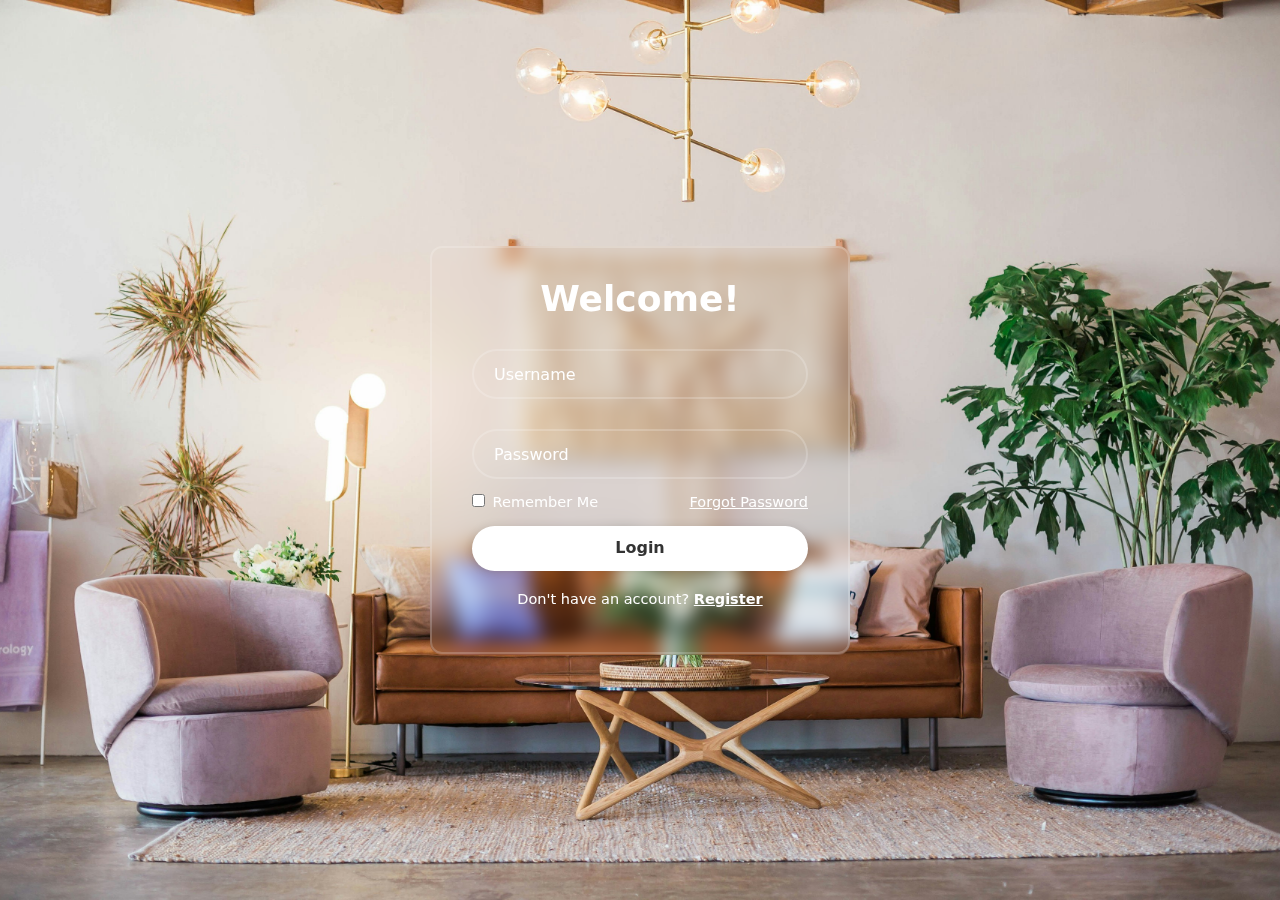
<file: index.html>
<!DOCTYPE html>
<html lang="en">
<head>
    <meta charset="UTF-8">
    <meta name="viewport" content="width=device-width, initial-scale=1.0">
    <title>Log In Page</title>
    <!-- Fonts -->
    <link rel="preconnect" href="https://fonts.googleapis.com">
    <link rel="preconnect" href="https://fonts.gstatic.com" crossorigin>
    <link href="https://fonts.googleapis.com/css2?family=Inter&display=swap" rel="stylesheet">
    <!-- Styles -->
    <link rel="stylesheet" href="style/modern normalize.css">
    <link rel="stylesheet" href="style/logIn.css">
    <!-- Icon CDN -->
    <link rel="stylesheet" href="https://cdnjs.cloudflare.com/ajax/libs/font-awesome/6.7.1/css/all.min.css" integrity="sha512-5Hs3dF2AEPkpNAR7UiOHba+lRSJNeM2ECkwxUIxC1Q/FLycGTbNapWXB4tP889k5T5Ju8fs4b1P5z/iB4nMfSQ==" crossorigin="anonymous" referrerpolicy="no-referrer" />
    <!-- jQuery CDN -->
    <script src="https://code.jquery.com/jquery-3.6.0.min.js"></script>
    <!-- JavaScript -->
    <script src="src/main.js" defer></script>
</head>
<body>
    <main>
        <div class="log-in_container">
            <form id="loginForm">
                <h1>Welcome!</h1>
                <div class="input-box">
                    <input type="text" id="username" placeholder="Username" required>
                    <i class='bx bxs-user'></i>
                </div>
                <div class="input-box">
                    <input type="password" id="password" placeholder="Password" required>
                    <i class='bx bxs-lock-alt'></i>
                </div>
                <div class="remember-forgot">
                    <label><input type="checkbox" id="rememberMe"> Remember Me</label>
                    <a href="#" id="forgotPass">Forgot Password</a>
                </div>
                <button type="submit" class="btn">Login</button>
                <div class="register-link">
                    <p>Don't have an account? <a href="#" id="register">Register</a></p>
                </div>
            </form>
        </div>
    </main>
</body>
</html>
</file>
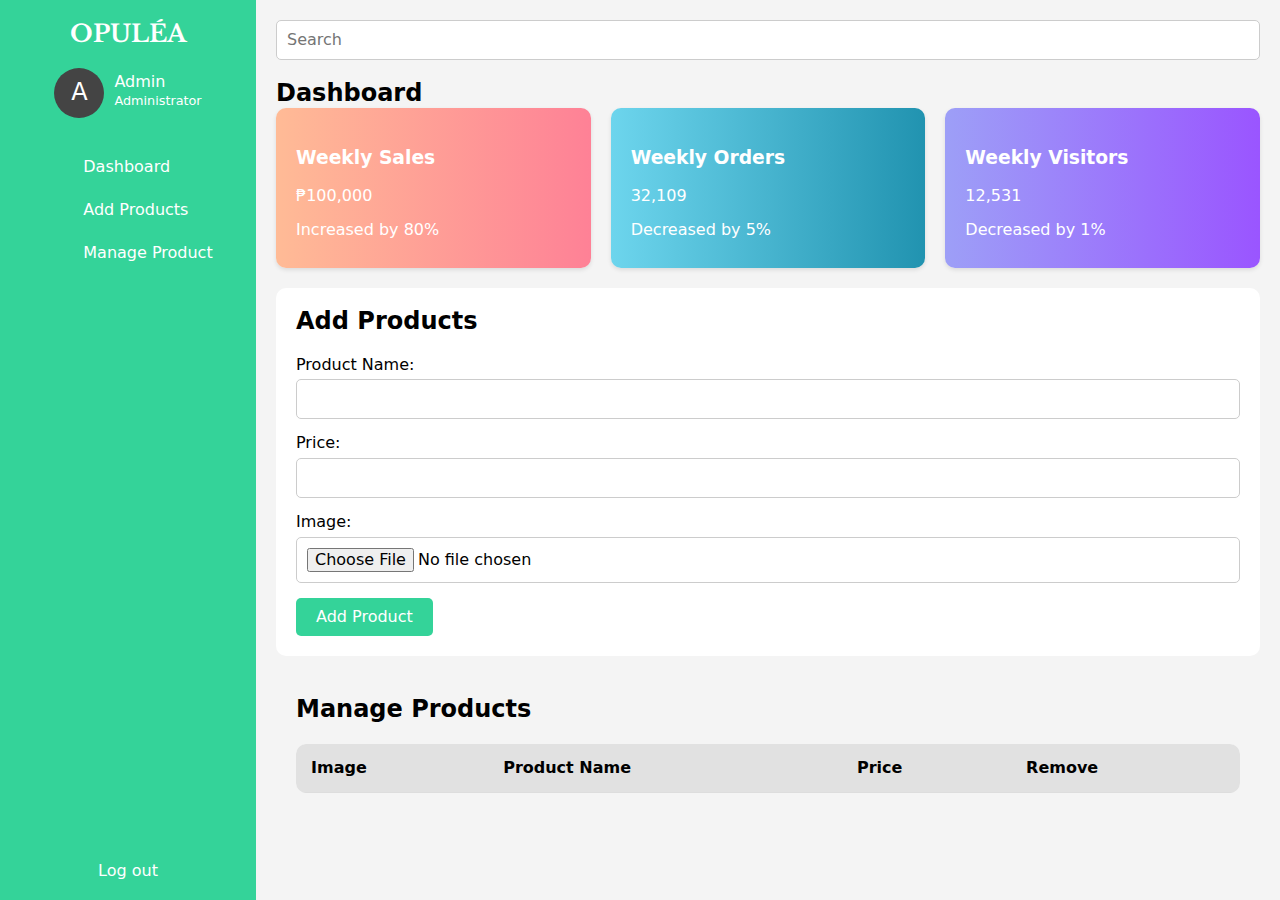
<file: admin.html>
<!DOCTYPE html>
<html lang="en">
<head>
    <meta charset="UTF-8">
    <meta name="viewport" content="width=device-width, initial-scale=1.0">
    <title>Admin Page</title>
     <!-- Fonts -->
     <link rel="preconnect" href="https://fonts.googleapis.com">
     <link rel="preconnect" href="https://fonts.gstatic.com" crossorigin>
     <link href="https://fonts.googleapis.com/css2?family=Inter:ital,opsz,wght@0,14..32,100..900;1,14..32,100..900&family=Libre+Baskerville:ital,wght@0,400;0,700;1,400&display=swap" rel="stylesheet">
     <!--JavaScript -->
     <script type="module" src="src/admin.js" defer></script>
      <!-- jQuery CDN -->
    <script src="https://code.jquery.com/jquery-3.6.0.min.js"></script>
     <!-- styles -->
      <link rel="stylesheet" href="style/modern normalize.css">
      <link rel="stylesheet" href="style/admin.css">
     <!-- Icon cdn -->
     <link rel="stylesheet" href="https://cdnjs.cloudflare.com/ajax/libs/font-awesome/6.7.1/css/all.min.css" integrity="sha512-5Hs3dF2AEPkpNAR7UiOHba+lRSJNeM2ECkwxUIxC1Q/FLycGTbNapWXB4tP889k5T5Ju8fs4b1P5z/iB4nMfSQ==" crossorigin="anonymous" referrerpolicy="no-referrer" />
</head>
<body>
  <aside class="sidebar">
    <div class="logo">
        <h1>OPULÉA</h1>
    </div>
    <div class="profile">
        <div class="avatar">A</div>
        <div class="profile_text">
          <span>Admin</span>
          </br><small>Administrator</small>
        </div>

    </div>
    <nav>
        <ul>
            <li><a href="#">Dashboard</a></li>
            <li><a href="#">Add Products</a></li>
            <li><a href="#">Manage Product</a></li>
        </ul>
    </nav>
    <div class="logout">
        <a href="#">Log out</a>
    </div>
</aside>

<!-- Main Content -->
<main class="main-content">
    <!-- Search Bar -->
    <header>
        <input type="text" placeholder="Search">
    </header>
    <h2>Dashboard</h2>
    <!-- Dashboard Cards -->
    <section class="dashboard-cards">
        <div class="card sales">
          <div>
            <h3>Weekly Sales</h3>
          </div class="card_heading">
            <p>₱100,000</p>
            <span>Increased by 80%</span>
        </div>
        <div class="card orders">
          <div class="card_heading">
            <h3 >Weekly Orders</h3>
          </div>
            <p>32,109</p>
            <span>Decreased by 5%</span>
        </div>
        <div class="card visitors">
          <div class="card_heading">
            <h3>Weekly Visitors</h3>
          </div>
            <p>12,531</p>
            <span>Decreased by 1%</span>
        </div>
    </section>

    <!-- Add Products Form -->
    <section class="add-products">
        <h2>Add Products</h2>
        <form id="addProductForm">
            <label for="product-name">Product Name:</label>
            <input type="text" id="product-name" name="product-name" required>

            <label for="price">Price:</label>
            <input type="number" id="price" name="price" required>

            <label for="image">Image:</label>
            <input type="file" id="image" name="image" required>

            <button type="submit">Add Product</button>
        </form>
    </section>
    <section class="manage-products">
      <h2>Manage Products</h2>
      <table>
          <thead>
              <tr>
                  <th>Image</th>
                  <th>Product Name</th>
                  <th>Price</th>
                  <th>Remove</th>
              </tr>
          </thead>
          <tbody id="productTableBody"></tr>
          </tbody>
      </table>
  </section>
  
</main>
</body>
</html>
</file>
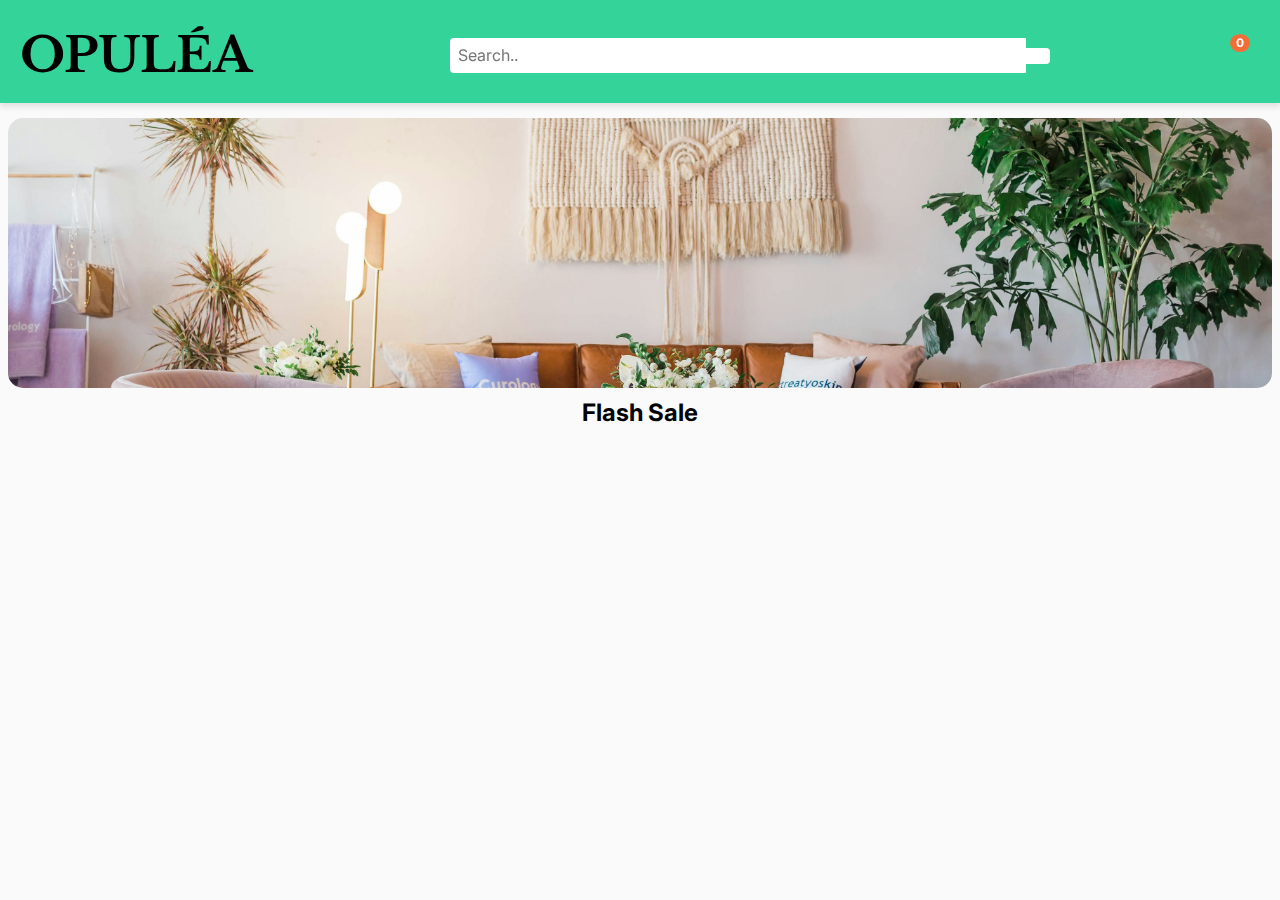
<file: user page.html>
<!doctype html>
<html lang="en">
  <head>
    <meta charset="UTF-8" />
    <link rel="icon" type="image/svg+xml" href="/vite.svg" />
    <meta name="viewport" content="width=device-width, initial-scale=1.0" />
    <!-- Fonts -->
    <link rel="preconnect" href="https://fonts.googleapis.com">
    <link rel="preconnect" href="https://fonts.gstatic.com" crossorigin>
    <link href="https://fonts.googleapis.com/css2?family=Inter:ital,opsz,wght@0,14..32,100..900;1,14..32,100..900&family=Libre+Baskerville:ital,wght@0,400;0,700;1,400&display=swap" rel="stylesheet">
    <!-- Page Title -->
    <title>User Page</title>
    <!--JavaScript -->
    <script type="module" src="src/userpage.js" defer></script>
    <!-- Icon cdn -->
    <link rel="stylesheet" href="https://cdnjs.cloudflare.com/ajax/libs/font-awesome/6.7.1/css/all.min.css" integrity="sha512-5Hs3dF2AEPkpNAR7UiOHba+lRSJNeM2ECkwxUIxC1Q/FLycGTbNapWXB4tP889k5T5Ju8fs4b1P5z/iB4nMfSQ==" crossorigin="anonymous" referrerpolicy="no-referrer" />
    <!-- styles -->
     <link rel="stylesheet" href="style/modern normalize.css">
     <link rel="stylesheet" href="style/user.css">
  </head>

  <body>
    <!-- nav -->
    <header>
      <nav class="nav_bg_color">
        <div class="container nav_bar">
          <!-- Branding -->
          <div class="nav_logo">
            <h1 class="logo">OPULÉA</h1>
          </div>
          <!-- search bar -->
          <div class="search_bar">
            <input type="text" placeholder="Search..">
            <button> <i class="fa-solid fa-magnifying-glass"></i> </button>
          </div>
          <!-- cart butto -->
          <div class="cart_icon">
            <button id="open_pop_up" class="cart-btn">
              <i class="fa-solid fa-cart-shopping"></i>
              <span class="cart-badge">0</span>
            </button>
          </div>
  
        </div>
      </nav>
    </header>
    <main>
      <!-- Hero Section -->
      <section>
        <div class="container">
          <div class="featured_slides">
            <img class="featured" src="public/featured.jpg" alt="featured">
          </div>
        </div>
      </section>
      <!-- Product list -->
      <section>

        <div class="container">

          <h2 class="product_header">Flash Sale</h2>
          <div id="product_list" class="product_list"></div>
          
        </div>

      </section>
      <!-- Pop up cart -->
       <section>
        <div id="pop_up" class="pop_up hidden">
          <div class="popup-content">
            <span id="close_Pop_up" class="close">&times;</span>
            <div class="user-container">
              <h3 class="cart_headings">Cart</h3>
              <table>
                <tbody id="cartTableBody"></tr></tbody>
            </table>
            <button id="checkOut">Check Out</button>
          </div>
        </div>

       </section>

    </main>
  </body>
</html>
</file>
<file: style/logIn.css>
body{
    display: flex;
    justify-content: center;
    align-items: center;
    min-height: 100vh;
    background-image: url('../public/featured.jpg'); 
    background-size: cover;
    background-position: center;
}
.log-in_container{
    width: 420px;
    background: transparent;
    border: 2px solid rgba(255, 255, 255, .2);
    backdrop-filter: blur(9px);
    color: #fff;
    border-radius: 12px;
    padding: 30px 40px;
}
.log-in_container h1{
    font-size: 36px;
    text-align: center;
}
.log-in_container .input-box{
    position: relative;
    width: 100%;
    height: 50px;
    margin: 30px 0;
}
.input-box input{
    width: 100%;
    height: 100%;
    background: transparent;
    border: none;
    outline: none;
    border: 2px solid rgba(255, 255, 255, .2);
    border-radius: 40px;
    font-size: 16px;
    color: #fff;
    padding: 20px 45px 20px 20px;
}
.input-box input::placeholder{
    color: #fff;
}
.input-box i{
    position: absolute;
    right: 20px;
    top: 30%;
    transform: translate(-50%);
    font-size: 20px;
}
.log-in_container .remember-forgot{
    display: flex;
    justify-content: space-between;
    font-size: 14.5px;
    margin: -15px 0 15px;
}
.remember-forgot label input{
    accent-color: #fff;
    margin-right: 3px;  
}
.remember-forgot a{
    color: #fff; 
}
.remember-forgot a:hover{
    text-decoration: underline;
}
.log-in_container .btn{
    width: 100%;
    height: 45px;
    background: #fff;
    border: none;
    outline: none;
    border-radius: 40px;
    box-shadow: 0 0 10px rgba(0, 0, 0, .1);
    cursor: pointer;
    font-size: 16px;
    color: #333;
    font-weight: 600;
}
.log-in_container .register-link{
    font-size: 14.5px;
    text-align: center;
    margin: 20px 0 15px;    
}
.register-link p a{
    color: #fff;
    font-weight: 600;
}
.register-link p a:hover{
    text-decoration: underline;
}
</file>
<file: style/admin.css>
:root{
    --clr-emerald400: #34D399;
}
body {
    display: flex;
    overflow: hidden;
}

/* Sidebar */
.sidebar {
    width: 20%;
    background-color: var(--clr-emerald400);
    color: white;
    padding: 20px;
    display: flex;
    flex-direction: column;
    align-items: center;
    position: fixed; 
    top: 0;
    left: 0;
    height: 100%; 
}

.logo h1 {
    font-family: "Libre Baskerville";
    font-size: 24px;
    margin-bottom: 20px;
}

.profile {
    display: flex;
    justify-content: center;
}

.profile_text {
    padding-top: 5px;
    padding-left: 10px;
}

.avatar {
    width: 50px;
    height: 50px;
    background-color: #444;
    color: white;
    border-radius: 50%;
    display: flex;
    align-items: center;
    justify-content: center;
    margin-bottom: 10px;
    font-size: 24px;
}

nav ul {
    list-style: none;
    margin-top: 20px;
}

nav ul li a {
    display: block;
    padding: 10px;
    color: white;
    text-decoration: none;
    margin: 5px 0;
}

nav ul li a:hover {
    background-color: #27ae60;
    border-radius: 5px;
}

.logout {
    margin-top: auto;
    padding-top: 20px;
}

.logout a {
    color: white;
    text-decoration: none;
}

/* Main Content */
.main-content {
    margin-left: 20%;
    width: 80%;
    padding: 20px;
    background-color: #f4f4f4;
    overflow-y: auto;
    height: 100vh;
}

header input[type="text"] {
    width: 100%;
    padding: 10px;
    border-radius: 5px;
    border: 1px solid #ccc;
    margin-bottom: 20px;
}

/* Dashboard Cards */
.dashboard-cards {
    display: flex;
    gap: 20px;
    margin-bottom: 20px;
}

.card {
    flex: 1;
    padding: 20px;
    background-color: #fff;
    border-radius: 10px;
    box-shadow: 0 2px 4px rgba(0, 0, 0, 0.1);
    height: 160px;
}

.sales {
    background: linear-gradient(to right, #FFBB96, #FE8196);
    color: white;
}

.orders {
    background: linear-gradient(to right, #6dd5ed, #2193b0);
    color: white;
}

.visitors {
    background: linear-gradient(to right, #9D9FF7, #9A55FF);
    color: white;
}

/* Add Products Form */
.add-products {
    background-color: white;
    padding: 20px;
    border-radius: 10px;
}

.add-products h2 {
    margin-bottom: 20px;
}

.add-products label {
    display: block;
    margin-bottom: 5px;
}

.add-products input[type="text"],
.add-products input[type="number"],
.add-products input[type="file"] {
    width: 100%;
    padding: 10px;
    margin-bottom: 15px;
    border-radius: 5px;
    border: 1px solid #ccc;
}

.add-products button {
    padding: 10px 20px;
    background-color: var(--clr-emerald400);
    color: white;
    border: none;
    border-radius: 5px;
    cursor: pointer;
}

.add-products button:hover {
    background-color: #2ecc71;
}

.manage-products {
    background-color: #f4f4f4;
    padding: 20px;
    border-radius: 10px;
    margin-top: 20px;
}

.manage-products h2 {
    margin-bottom: 20px;
}


/* Table management */
table {
    width: 100%;
    border-collapse: collapse;
    background-color: white;
    border-radius: 10px;
    overflow: hidden;
}

thead tr {
    background-color: #e1e1e1;
    font-weight: bold;
}

th, td {
    padding: 15px;
    text-align: left;
    border-bottom: 1px solid #ddd;
}

td img {
    width: 60px;
    height: auto;
    border-radius: 5px;
}

tr:last-child td {
    border-bottom: none;
}

.remove-btn {
    background-color: #e74c3c;
    color: white;
    border: none;
    padding: 8px 15px;
    border-radius: 5px;
    cursor: pointer;
    font-weight: bold;
}

.remove-btn:hover {
    background-color: #c0392b;
}
</file>
<file: style/user.css>
body{
    background-color: #FAFAFA;
    font-family: 'inter';
    padding-top: 110px;
}
.container{
    width: 1280px;
    margin-top: 0.5rem;
    margin-left: auto;
    margin-right: auto;
    padding-left: 0.5rem;
    padding-right: 0.5rem;
}
/* Navigation Bar */
.nav_bg_color{
    position: fixed; 
    top: 0; 
    left: 0; 
    width: 100%; 
    z-index: 1000; 
    display: flex;
    background-color: var(--clr-Emerald400);
    justify-content: space-between; 
    align-items: center; 
    padding: 10px 20px; 
    box-shadow: 0 4px 6px rgba(0, 0, 0, 0.1); 
}
.nav_bar {

    display: flex;
    justify-content: space-between;
    align-items: center;
    padding: 10px 0;
}

.logo {
    font-family: 'Libre Baskerville';
    font-size: 3rem;
    font-weight: bold;
    color: #000;
}

.search_bar {
    display: flex;
    align-items: center;
    flex-grow: 1;
    max-width: 600px;
    margin: 0 20px;
}

.search_bar input[type="text"] {
    width: 100%;
    padding: 8px;
    border: none;
    border-radius: 4px 0 0 4px;
    outline: none;
}

.search_bar button {
    padding: 8px 12px;
    background-color: #fff;
    border: none;
    border-radius: 0 4px 4px 0;
    cursor: pointer;
}

.search_bar button:hover {
    background-color: #e0e0e0;
}

.search_bar i {
    color: #000;
}

.cart_icon {
    position: relative;
    right: 20px;
    font-size: 24px;
    color: #000;
    cursor: pointer;
}

.cart_icon .cart-badge {
    position: absolute;
    top: -8px;
    right: -10px;
    background-color: #F36E36;
    color: #fff;
    font-size: 12px;
    font-weight: bold;
    padding: 2px 6px;
    border-radius: 50%;
}
.cart-btn{
    background-color: transparent;
    border: none;
}

/* Featured image */

.featured_slides {
    text-align: center;
}
  
.featured {
    display: inline-block;
    object-fit: cover;
    border-radius: 15px;
    overflow: hidden;
    width: 100%;
    height: 30vh;
}

/* Product list Card */
.product_header{
    text-align: center;
}
.product_list{
    display: flex; 
    justify-content: center; 
    gap: 30px; 
    flex-wrap: wrap;
}

.product_card {
    background-color: #D9D9D9;
    width: 200px;
    padding: 16px;
    border-radius: 8px;
    box-shadow: 0 4px 6px rgba(0, 0, 0, 0.1);
    text-align: center;
}

.product_img {
    width: 100%;
    border-radius: 4px;
}

.product_name {
    font-size: 16px;
    font-weight: bold;
    margin: 12px 0 4px;
}

.product_price {
    font-size: 14px;
    color: #777;
    margin: 0 0 16px;
  }

.add_to_cart {
    background-color: #000;
    color: #FAFAFA;
    border: none;
    border-radius: 4px;
    padding: 10px 20px;
    font-size: 14px;
    cursor: pointer;
    transition: background-color 0.3s ease;
}

.add_to_cart:hover {
      background-color: #333;
}

/* Pop up cart */

.pop_up {
    position: fixed;
    top: 0;
    left: 0;
    width: 100%;
    height: 100%;
    background-color: rgba(0, 0, 0, 0.5); 
    display: flex;
    justify-content: center; 
    align-items: center;    
    z-index: 10002;          
}

.hidden {
    display: none;
}

.popup-content {
    display: flex;
    flex-direction: column;
    background: white;
    padding: 20px;
    border-radius: 8px;
    box-shadow: 0 4px 6px rgba(0, 0, 0, 0.1);
    text-align: center;
    width: 90vw;  
    height: 90vh;
    position: relative; 
    z-index: 10003;
    justify-content: flex-start;    
}

.close {
    position: absolute;
    top: 10px;
    right: 10px;
    font-size: 20px;
    cursor: pointer;
    color: #333;
    font-weight: bold;
}

/* Pop up Cart Content*/
table{
    width: 100%;
    border-collapse: collapse;
}   
td{
    border-bottom: 1px solid #D9D9D9;
}
#checkOut{
    display: grid;
    place-items: center;
    position: absolute;
    bottom: 20px; 
    left: 50%;  
    transform: translateX(-50%); 
}
</file>
